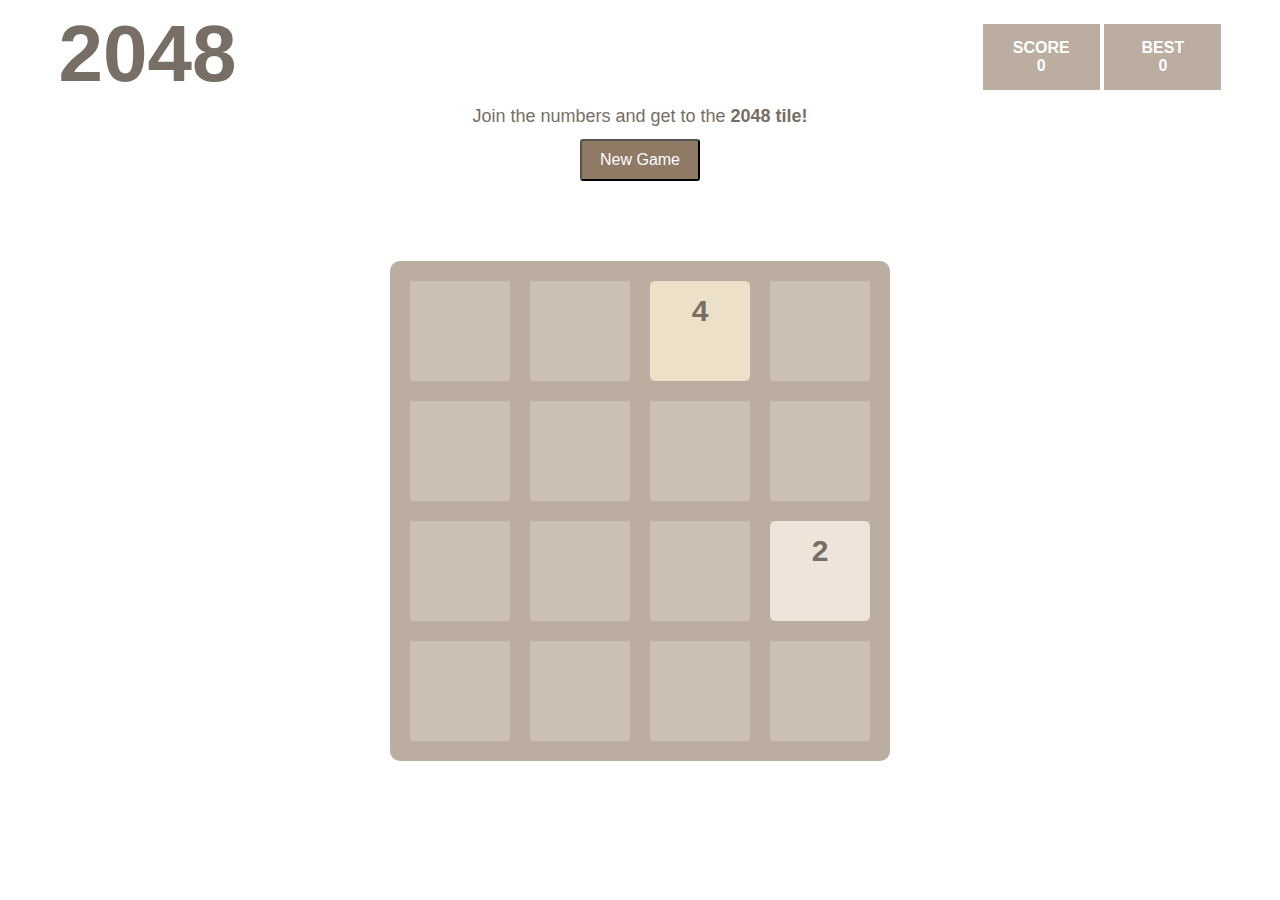
<file: index.html>
<html>
<head>
    <meta charset="utf-8">
    <meta name="viewport" content="width=device-width, height=device-height,initial-scale=1.0,minimum-scale=1.0,maximum-scale=1.0,user-scalable=no">
    <title>2048</title>
    <meta name="description" content="">
    <meta name="viewport" content="width=device-width">

    <link rel="stylesheet" href="styles/2048.css">

    <script src="scripts/jquery-1.8.2.min.js"></script>
    <script src="scripts/angular.js"></script>
    <script src="app.js"></script>
    <script src="scripts/gameController.js"></script>
    <script src="scripts/gameService.js"></script>

</head>
<body ng-app="twentyfourtyeightApp">

<div class="container" ng-include="'views/main.html'"></div>
</body>
</html>
</file>
<file: styles/2048.css>
body{
    font-family: "Clear Sans", "Helvetica Neue", Arial, sans-serif;
    color: #776e65;
}
header{
    display: block;
    margin: 0 auto;
    width:92%;
    text-align: center;
}

header h1{
    font-size: 80px;
    font-weight: bold;
    margin: 0;
    display: block;
    float: left;
}

.scores-container{
    text-align: right;
    float: right;
}

#above-game{
    clear: both;
}

#game-intro{
    font-size: 18px;
    margin: 12px auto;
}

header #newgamebutton{
    display: block;
    width:120px;
    padding: 10px 10px;
    background-color: #8f7a66;
    color: white;
    border-radius: 3px;
    text-decoration: none;
    cursor: pointer;
    font-size: 16px;
    margin-left: auto;
    margin-right: auto;
}

header p{
    min-height: 2em;
    min-width: 4.2em;
    position: relative;
    display: inline-block;
    background: #bbada0;
    padding: 15px 25px;
    color: white;
    text-transform: uppercase;
    text-align: center;
    font-weight: bold;
}

#grid-container{
    width:460px;
    height: 460px;
    padding: 20px;

    margin: 80px auto;
    background-color: #bbada0;
    border-radius: 10px;
    position: relative;
}

.grid-cell{
    width: 100px;
    height: 100px;
    border-radius: 6px;
    background-color: #ccc0b3;
    position: absolute;
}

.number-cell{
    border-radius: 6px;
    font-weight: bold;
    font-size: 30px;
    line-height: 60px;
    text-align: center;
    position: absolute;
}

.show-dialog{
    left: 50%;
    top: 55%;
    background: rgba(238, 228, 218, 0.73);
    position: absolute;
    width: 200px;
    height: 200px;
    z-index: 200;
    opacity: 0;
    -webkit-transform: translateX(-50%) translateY(-50%);
    -moz-transform: translateX(-50%) translateY(-50%);
    -ms-transform: translateX(-50%) translateY(-50%);
    transform: translateX(-50%) translateY(-50%);
}

.show{
    -webkit-transition: all .3s ease .3s;
    -moz-transition: all .3s ease .3s;
    transition: all .3s ease .3s;
    opacity: 1;
}

#game-over p,#game-win p{
    font-weight: bold;
    text-align: center;
    font-size: 50px;
}

#tryAgain{
    display: inline-block;
    background: #8f7a66;
    border-radius: 3px;
    padding: 0 20px;
    text-decoration: none;
    color: #f9f6f2;
    height: 50px;
    line-height: 42px;
    cursor: pointer;
    font-weight: bold;
    text-align: center;
    margin-left: 80px;
    font-size: 20px;
}

#game-win button{
    display: inline-block;
    background: #8f7a66;
    border-radius: 3px;
    text-decoration: none;
    color: #f9f6f2;
    width: 120px;
    height: 50px;
    line-height: 42px;
    cursor: pointer;
    text-align: center;
    font-size: 16px;
    margin-left: 20px;
}

@media (max-width: 700px){
    header h1{
        font-size: 50px;
        margin-top: 10px;
    }

    header p{
        min-width: 3.5em;
        padding: 5px 10px;
    }

    #game-intro{
        font-size: 15px;
    }

    header #newgamebutton{
        padding: 6px 10px;
        width: 110px;
    }

    #game-over p,#game-win p{
        margin: 0;
        margin-top: 30px;
        font-size: 35px;
    }

    #game-win button{
        width: 90px;
        margin-left: 5px;
        margin-top: 15px;
    }

    #tryAgain{
        margin-left: 35px;
        margin-top:20px ;
    }
}

@media (max-height: 550px) {
    #grid-container{
        margin: 15px auto;
    }
}

@media (min-height:551px)and (max-height: 600px){
    #grid-container{
        margin: 30px auto;
    }
}
</file>
